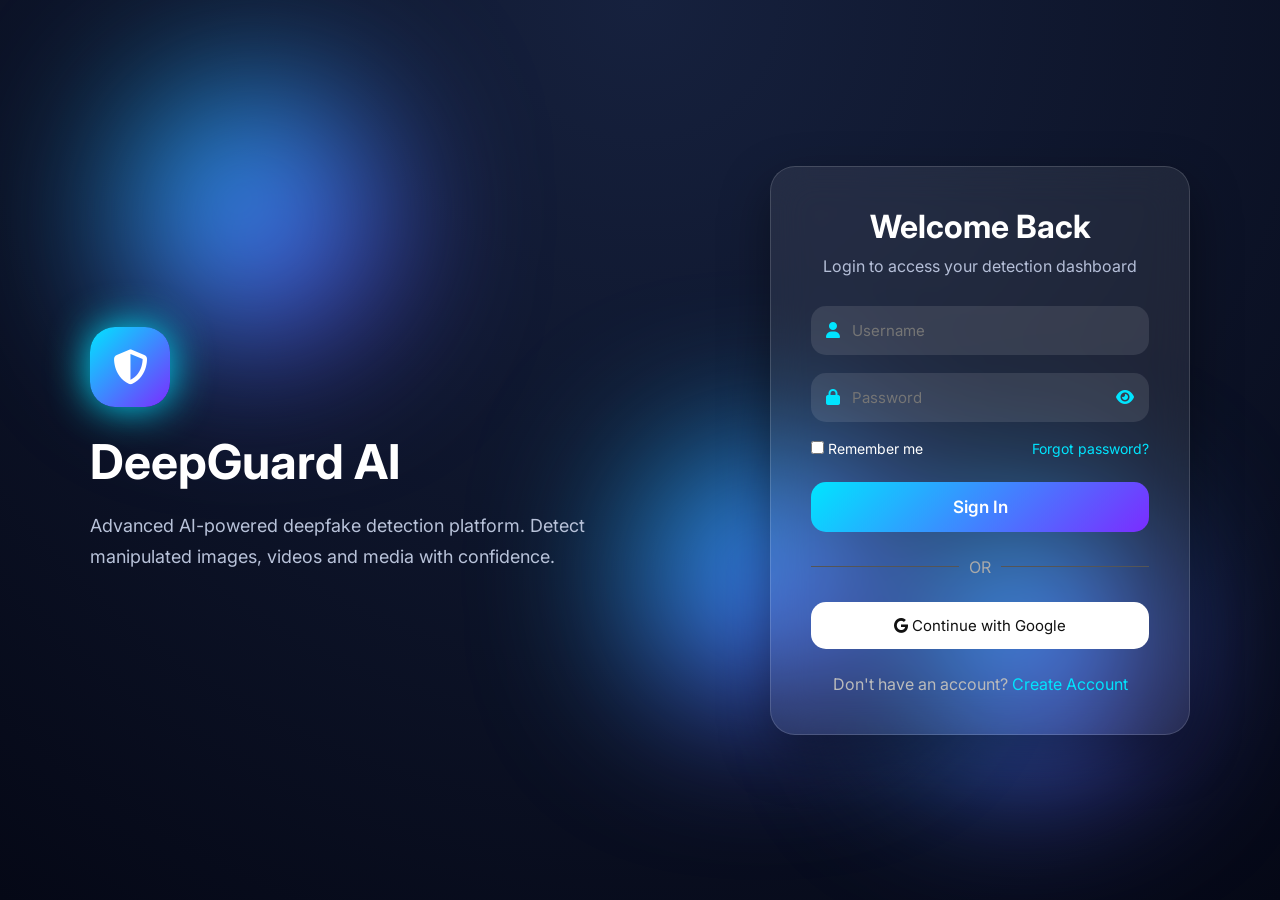
<file: frontend/homepage/index.html>
<!DOCTYPE html>
<html lang="en">
<head>
    <meta charset="UTF-8">
    <meta name="viewport" content="width=device-width, initial-scale=1.0">
    <title>DeepGuard AI | Deepfake Detector</title>

    <link rel="stylesheet" href="style.css">

    <!-- Google Font -->
    <link href="https://fonts.googleapis.com/css2?family=Inter:wght@400;500;600;700&display=swap" rel="stylesheet">

    <!-- Icons -->
    <link rel="stylesheet" href="https://cdnjs.cloudflare.com/ajax/libs/font-awesome/6.5.0/css/all.min.css">
</head>

<body>

    <div class="background">
        <span></span>
        <span></span>
        <span></span>
    </div>


    <main class="container">

        <section class="brand">
            <div class="logo">
                <i class="fa-solid fa-shield-halved"></i>
            </div>

            <h1>DeepGuard AI</h1>

            <p>
                Advanced AI-powered deepfake detection platform.
                Detect manipulated images, videos and media with confidence.
            </p>
        </section>


        <section class="login-card">

            <h2>Welcome Back</h2>
            <p class="subtitle">
                Login to access your detection dashboard
            </p>


            <form id="loginForm">

                <div class="input-box">
                    <i class="fa-solid fa-user"></i>
                    <input 
                        type="text"
                        placeholder="Username"
                        required>
                </div>


                <div class="input-box">

                    <i class="fa-solid fa-lock"></i>

                    <input 
                        id="password"
                        type="password"
                        placeholder="Password"
                        required>

                    <i 
                        class="fa-solid fa-eye"
                        id="togglePassword">
                    </i>

                </div>


                <div class="options">

                    <label>
                        <input type="checkbox">
                        Remember me
                    </label>

                    <a href="#">
                        Forgot password?
                    </a>

                </div>


                <button class="login-btn">
                    Sign In
                </button>


                <div class="divider">
                    <span></span>
                    OR
                    <span></span>
                </div>


                <button type="button" class="social">
                    <i class="fa-brands fa-google"></i>
                    Continue with Google
                </button>


                <p class="signup">
                    Don't have an account?
                    <a href="#">
                        Create Account
                    </a>
                </p>


            </form>

        </section>


    </main>


<script src="script.js"></script>

</body>
</html>
</file>
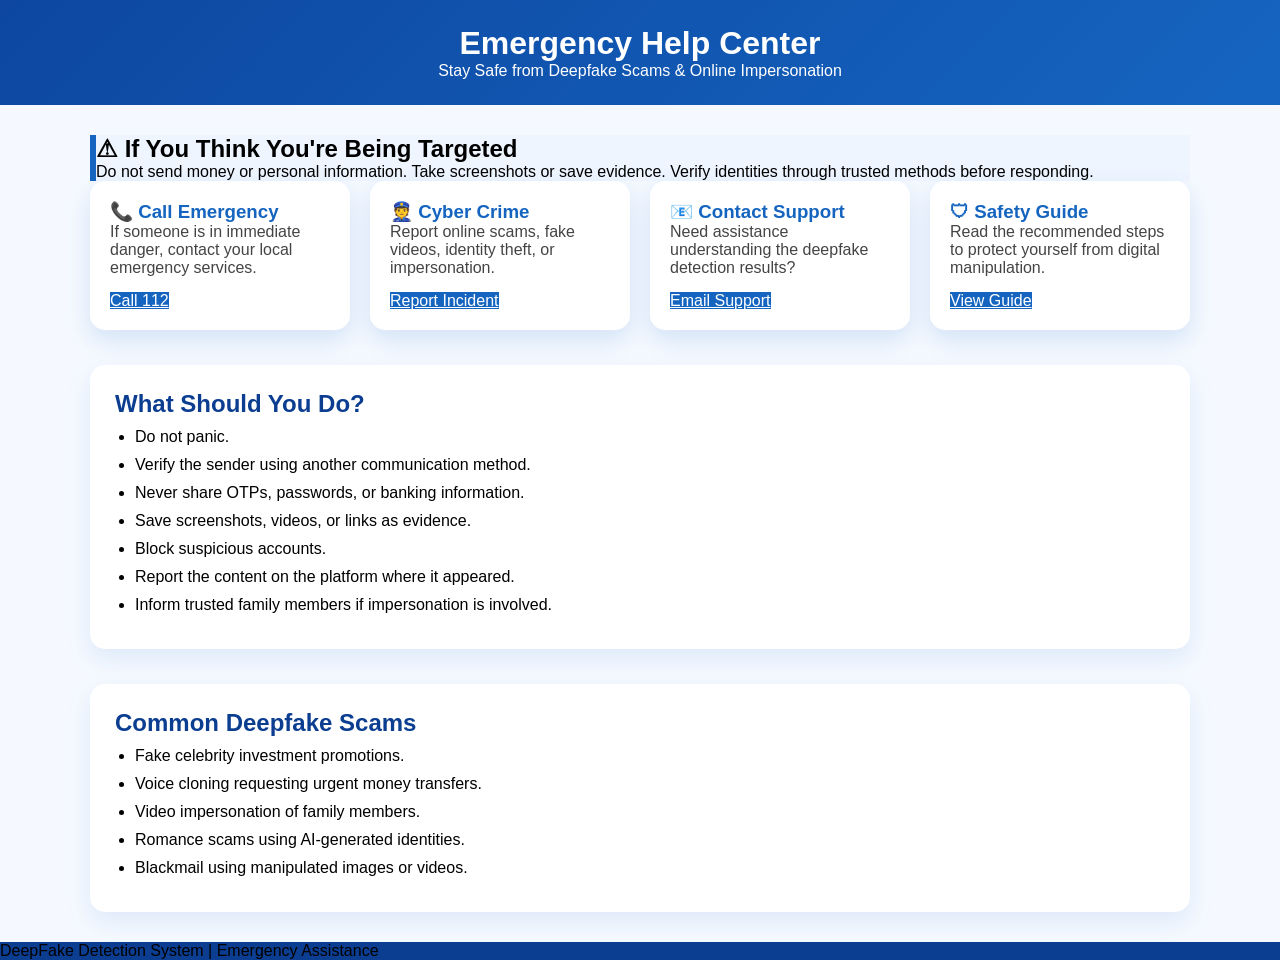
<file: frontend/emergency.html>
<!DOCTYPE html>
<html lang="en">
<head>
<meta charset="UTF-8">
<meta name="viewport" content="width=device-width, initial-scale=1.0">
<title>Emergency Help</title>

<style>
*{
    margin:0;
    padding:0;
    box-sizing:border-box;
    font-family:Arial, Helvetica, sans-serif;
}

body{
    background:#F5F9FF;
}

header{
    background: linear-gradient(135deg,#0D47A1,#1565C0);
    color:white;
    padding:25px;
    text-align:center;
}
.container{
    width:90%;
    max-width:1100px;
    margin:auto;
    padding:30px 0;
}

.alert{
    background:#EEF5FF;
    border-left:6px solid #1565C0;
}

.grid{
    display:grid;
    grid-template-columns:repeat(auto-fit,minmax(250px,1fr));
    gap:20px;
}

.card{
    background:white;
    border-radius:15px;
    padding:20px;
    box-shadow:0 10px 25px rgba(21,101,192,0.15);
    transition:.3s;
}

.card:hover{
    border-left:5px solid #0D47A1;
    box-shadow:0 15px 30px rgba(13,71,161,.25);
}
.card h3{
    color:#1565C0;
}

.card p{
    margin-bottom:15px;
    color:#444;
}

.btn{
    background:#1565C0;
    color:white;
}

.btn:hover{
    background:#0B3D91;
}
.section{
    background:white;
    margin-top:35px;
    padding:25px;
    border-radius:15px;
    box-shadow:0 10px 25px rgba(21,101,192,0.1);
}

.section h2{
    color:#0B3D91;
}
.section ul{
    margin-left:20px;
}

.section li{
    margin:10px 0;
}

footer{
    background:#0B3D91;
}
</style>

</head>
<body>

<header>
<h1>Emergency Help Center</h1>
<p>Stay Safe from Deepfake Scams & Online Impersonation</p>
</header>

<div class="container">

<div class="alert">
<h2>⚠ If You Think You're Being Targeted</h2>
<p>
Do not send money or personal information.
Take screenshots or save evidence.
Verify identities through trusted methods before responding.
</p>
</div>

<div class="grid">

<div class="card">
<h3>📞 Call Emergency</h3>
<p>If someone is in immediate danger, contact your local emergency services.</p>
<a href="tel:112" class="btn">Call 112</a>
</div>

<div class="card">
<h3>👮 Cyber Crime</h3>
<p>Report online scams, fake videos, identity theft, or impersonation.</p>
<a href="#" class="btn">Report Incident</a>
</div>

<div class="card">
<h3>📧 Contact Support</h3>
<p>Need assistance understanding the deepfake detection results?</p>
<a href="mailto:support@deepsecure.com" class="btn">Email Support</a>
</div>

<div class="card">
<h3>🛡 Safety Guide</h3>
<p>Read the recommended steps to protect yourself from digital manipulation.</p>
<a href="#" class="btn">View Guide</a>
</div>

</div>

<div class="section">

<h2>What Should You Do?</h2>

<ul>
<li>Do not panic.</li>
<li>Verify the sender using another communication method.</li>
<li>Never share OTPs, passwords, or banking information.</li>
<li>Save screenshots, videos, or links as evidence.</li>
<li>Block suspicious accounts.</li>
<li>Report the content on the platform where it appeared.</li>
<li>Inform trusted family members if impersonation is involved.</li>
</ul>

</div>

<div class="section">

<h2>Common Deepfake Scams</h2>

<ul>
<li>Fake celebrity investment promotions.</li>
<li>Voice cloning requesting urgent money transfers.</li>
<li>Video impersonation of family members.</li>
<li>Romance scams using AI-generated identities.</li>
<li>Blackmail using manipulated images or videos.</li>
</ul>

</div>

</div>

<footer>
DeepFake Detection System | Emergency Assistance
</footer>

</body>
</html>
</file>
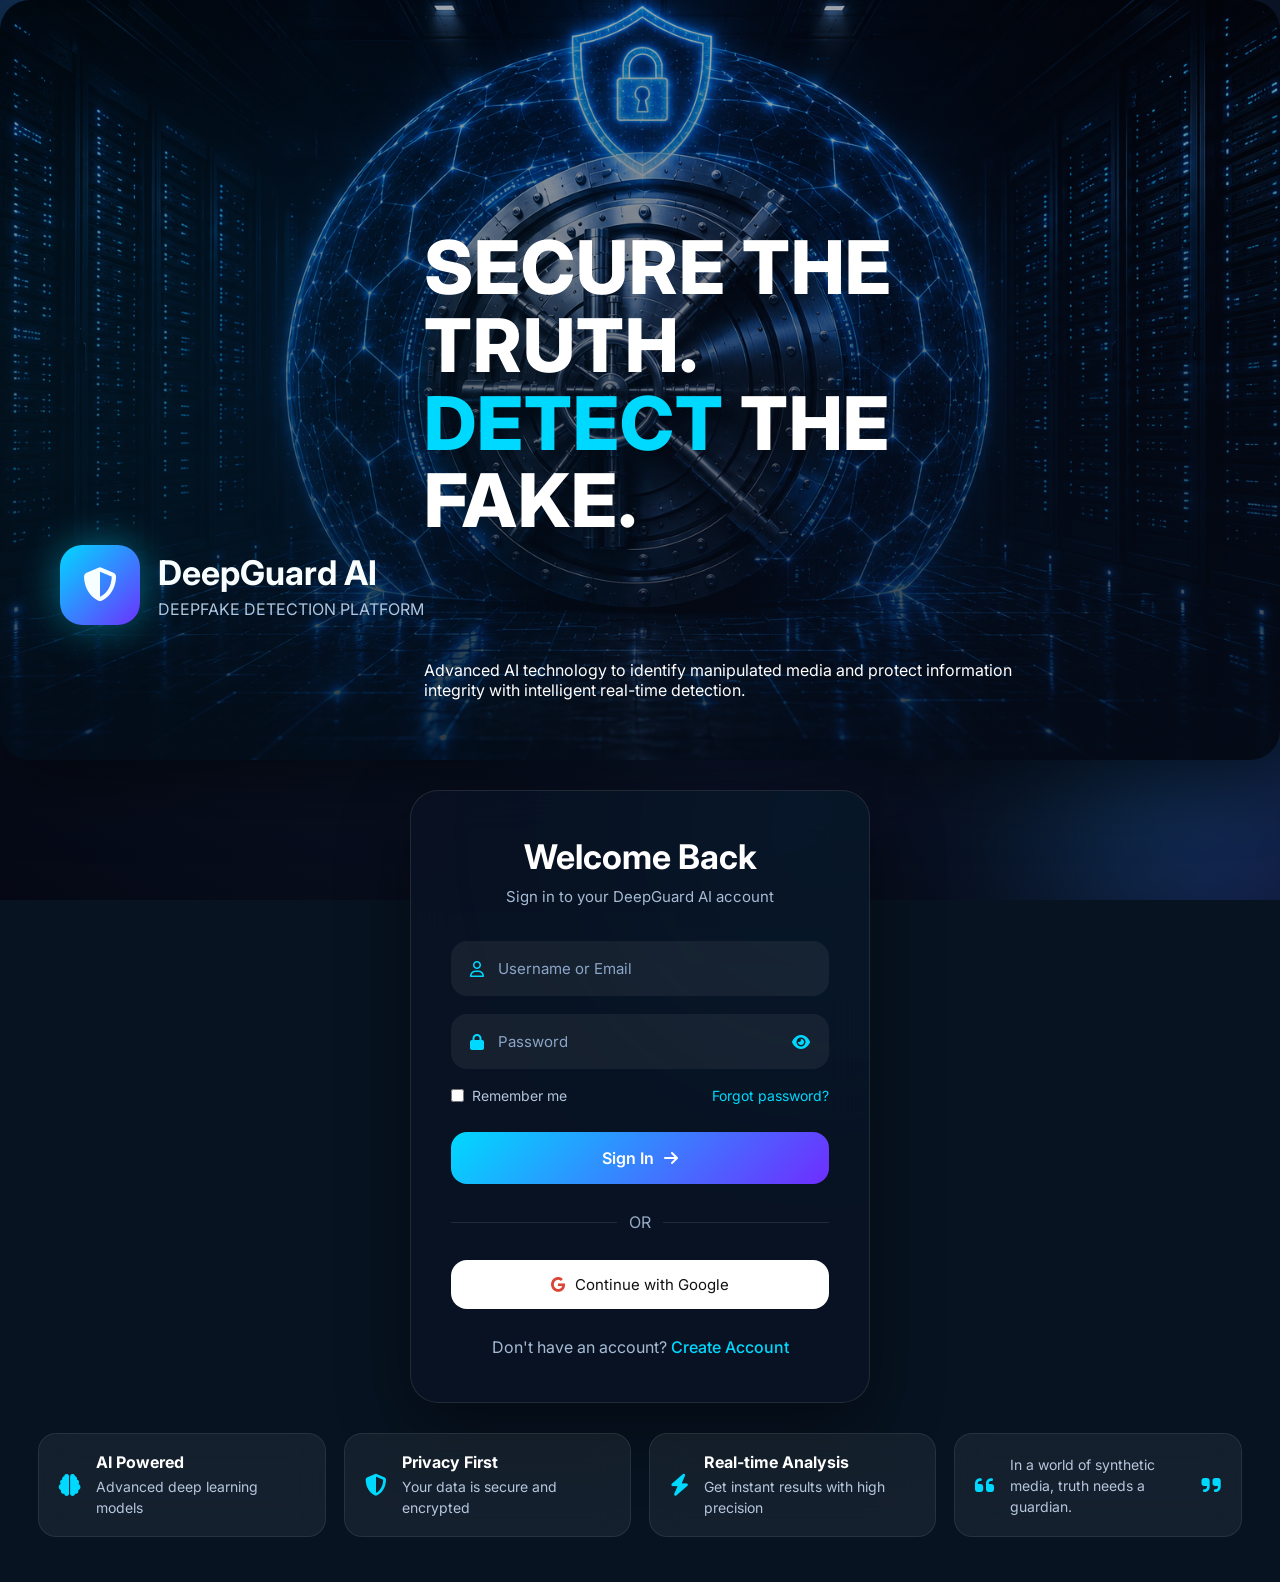
<file: frontend/homepage/index1.html>
<!DOCTYPE html>
<html lang="en">

<head>

    <meta charset="UTF-8">

    <meta name="viewport"
    content="width=device-width, initial-scale=1.0">

    <title>DeepGuard AI</title>

    <link rel="stylesheet"
    href="/frontend/homepage/style1.css">

    <!-- Google Font -->

    <link href="https://fonts.googleapis.com/css2?family=Inter:wght@300;400;500;600;700;800&display=swap"
    rel="stylesheet">

    <!-- Font Awesome -->

    <link rel="stylesheet"
    href="https://cdnjs.cloudflare.com/ajax/libs/font-awesome/6.7.2/css/all.min.css">

</head>

<body>

<div class="background">

    <span></span>

    <span></span>

    <span></span>

</div>

<div class="main-panel">

    <div class="overlay"></div>

    <!-- LEFT SIDE -->

    <section class="hero">

        <div class="brand">

            <div class="logo">

                <i class="fa-solid fa-shield-halved"></i>

            </div>

            <div>

                <h2>DeepGuard <span>AI</span></h2>

                <p>DEEPFAKE DETECTION PLATFORM</p>

            </div>

        </div>

        <div class="hero-text">

            <h1>

                SECURE THE

                <br>

                TRUTH.

                <br>

                <span>DETECT</span> THE FAKE.

            </h1>

            <p>

                Advanced AI technology to identify manipulated
                media and protect information integrity with
                intelligent real-time detection.

            </p>

        </div>

    </section>

    <!-- LOGIN -->

    <section class="login-card">

        <h2>

            Welcome <span>Back</span>

        </h2>

        <p class="subtitle">

            Sign in to your DeepGuard AI account

        </p>

        <form id="loginForm">

            <div class="input-box">

                <i class="fa-regular fa-user"></i>

                <input

                type="text"

                placeholder="Username or Email"

                required>

            </div>

            <div class="input-box">

                <i class="fa-solid fa-lock"></i>

                <input

                id="password"

                type="password"

                placeholder="Password"

                required>

                <i

                class="fa-solid fa-eye"

                id="togglePassword">

                </i>

            </div>

            <div class="options">

                <label>

                    <input type="checkbox">

                    Remember me

                </label>

                <a href="#">

                    Forgot password?

                </a>

            </div>

            <button

            type="submit"

            class="login-btn">

                Sign In

                <i class="fa-solid fa-arrow-right"></i>

            </button>

            <div class="divider">

                <span></span>

                OR

                <span></span>

            </div>
                        <button
            type="button"
            class="social">

                <i class="fa-brands fa-google"></i>

                Continue with Google

            </button>

            <p class="signup">

                Don't have an account?

                <a href="/frontend/homepage/register.html">

                    Create Account

                </a>

            </p>

        </form>

    </section>

    <!-- BOTTOM FEATURE BAR -->

    <section class="bottom-bar">

        <div class="feature">

            <i class="fa-solid fa-brain"></i>

            <div>

                <h4>AI Powered</h4>

                <p>

                    Advanced deep learning
                    models

                </p>

            </div>

        </div>

        <div class="feature">

            <i class="fa-solid fa-shield-halved"></i>

            <div>

                <h4>Privacy First</h4>

                <p>

                    Your data is secure
                    and encrypted

                </p>

            </div>

        </div>

        <div class="feature">

            <i class="fa-solid fa-bolt"></i>

            <div>

                <h4>Real-time Analysis</h4>

                <p>

                    Get instant results with
                    high precision

                </p>

            </div>

        </div>

        <div class="quote">

            <i class="fa-solid fa-quote-left"></i>

            <p>

                In a world of synthetic media,
                truth needs a guardian.

            </p>

            <i class="fa-solid fa-quote-right"></i>

        </div>

    </section>

</div>

<script src="/frontend/homepage/script1.js"></script>

</body>

</html
</file>
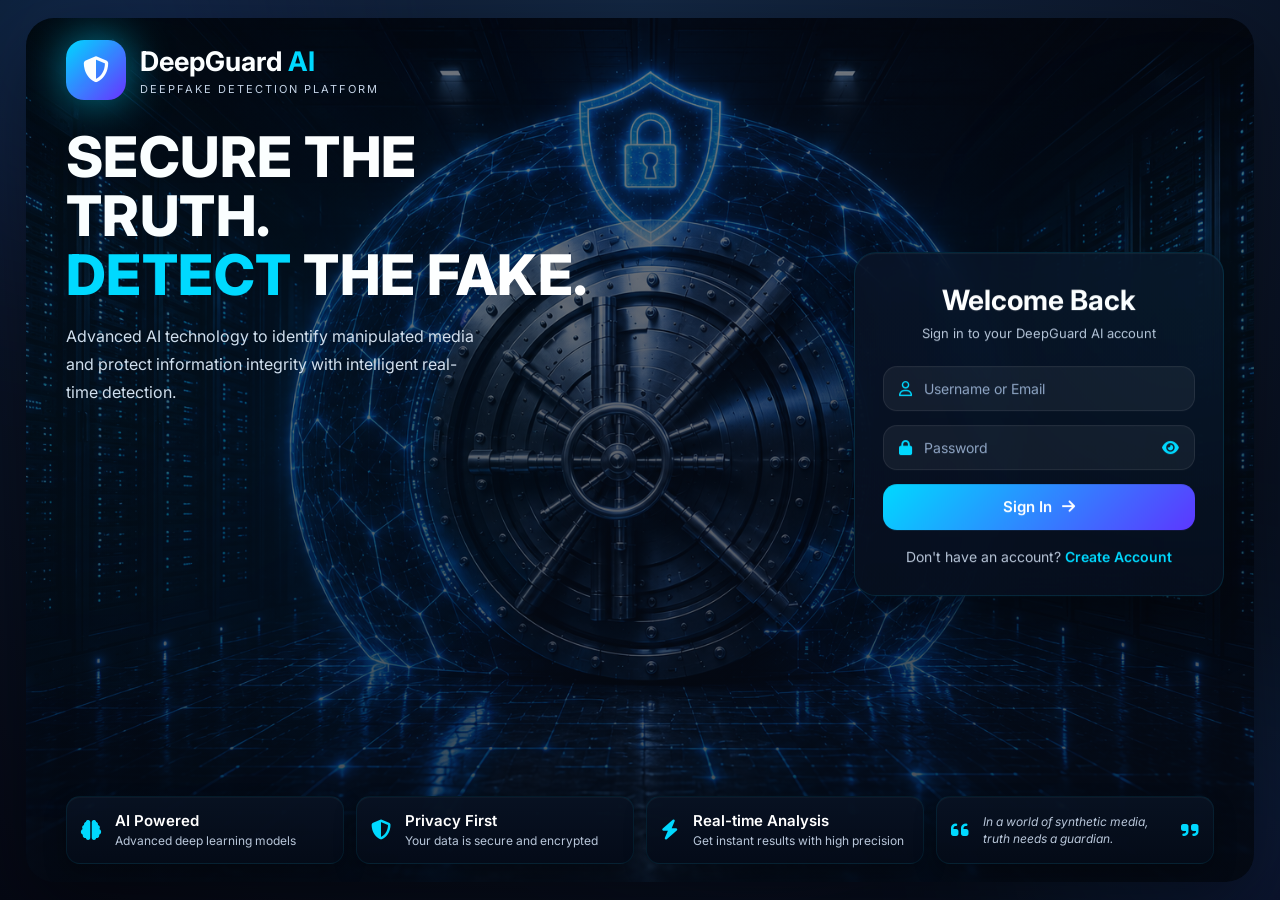
<file: frontend/homepage/login.html>
<!DOCTYPE html>
<html lang="en">

<head>

    <meta charset="UTF-8">

    <meta name="viewport"
    content="width=device-width, initial-scale=1.0">

    <title>DeepGuard AI</title>

    <link rel="stylesheet"
    href="/frontend/homepage/login.css"

    <!-- Google Font -->

    <link href="https://fonts.googleapis.com/css2?family=Inter:wght@300;400;500;600;700;800&display=swap"
    rel="stylesheet">

    <!-- Font Awesome -->

    <link rel="stylesheet"
    href="https://cdnjs.cloudflare.com/ajax/libs/font-awesome/6.7.2/css/all.min.css">

</head>

<body>

<div class="background">

    <span></span>

    <span></span>

    <span></span>

</div>

<div class="main-panel">

    <div class="overlay"></div>

    <!-- LEFT SIDE -->

    <section class="hero">

        <div class="brand">

            <div class="logo">

                <i class="fa-solid fa-shield-halved"></i>

            </div>

            <div>

                <h2>DeepGuard <span>AI</span></h2>

                <p>DEEPFAKE DETECTION PLATFORM</p>

            </div>

        </div>

        <div class="hero-text">

            <h1>

                SECURE THE

                <br>

                TRUTH.

                <br>

                <span>DETECT</span> THE FAKE.

            </h1>

            <p>

                Advanced AI technology to identify manipulated
                media and protect information integrity with
                intelligent real-time detection.

            </p>

        </div>

    </section>

    <!-- LOGIN -->

    <section class="login-card">

        <h2>

            Welcome <span>Back</span>

        </h2>

        <p class="subtitle">

            Sign in to your DeepGuard AI account

        </p>

        <form id="loginForm">

    <div class="input-box">

        <i class="fa-regular fa-user"></i>

        <input
    id="login"
    type="text"
    placeholder="Username or Email"
    required>

    </div>

    <div class="input-box">

        <i class="fa-solid fa-lock"></i>

        <input
        id="password"
        type="password"
        placeholder="Password"
        required>

        <i
        class="fa-solid fa-eye"
        id="togglePassword">
        </i>

    </div>

    <button
    type="submit"
    class="login-btn">

        Sign In

        <i class="fa-solid fa-arrow-right"></i>

    </button>

    <p class="signup">

        Don't have an account?

        <a href="/frontend/homepage/register.html">

            Create Account

        </a>

    </p>

</form>

    </section>

    <!-- BOTTOM FEATURE BAR -->

    <section class="bottom-bar">

        <div class="feature">

            <i class="fa-solid fa-brain"></i>

            <div>

                <h4>AI Powered</h4>

                <p>

                    Advanced deep learning
                    models

                </p>

            </div>

        </div>

        <div class="feature">

            <i class="fa-solid fa-shield-halved"></i>

            <div>

                <h4>Privacy First</h4>

                <p>

                    Your data is secure
                    and encrypted

                </p>

            </div>

        </div>

        <div class="feature">

            <i class="fa-solid fa-bolt"></i>

            <div>

                <h4>Real-time Analysis</h4>

                <p>

                    Get instant results with
                    high precision

                </p>

            </div>

        </div>

        <div class="quote">

            <i class="fa-solid fa-quote-left"></i>

            <p>

                In a world of synthetic media,
                truth needs a guardian.

            </p>

            <i class="fa-solid fa-quote-right"></i>

        </div>

    </section>

</div>

<script src="/frontend/homepage/login.js"></script>

</body>

</html>
</file>
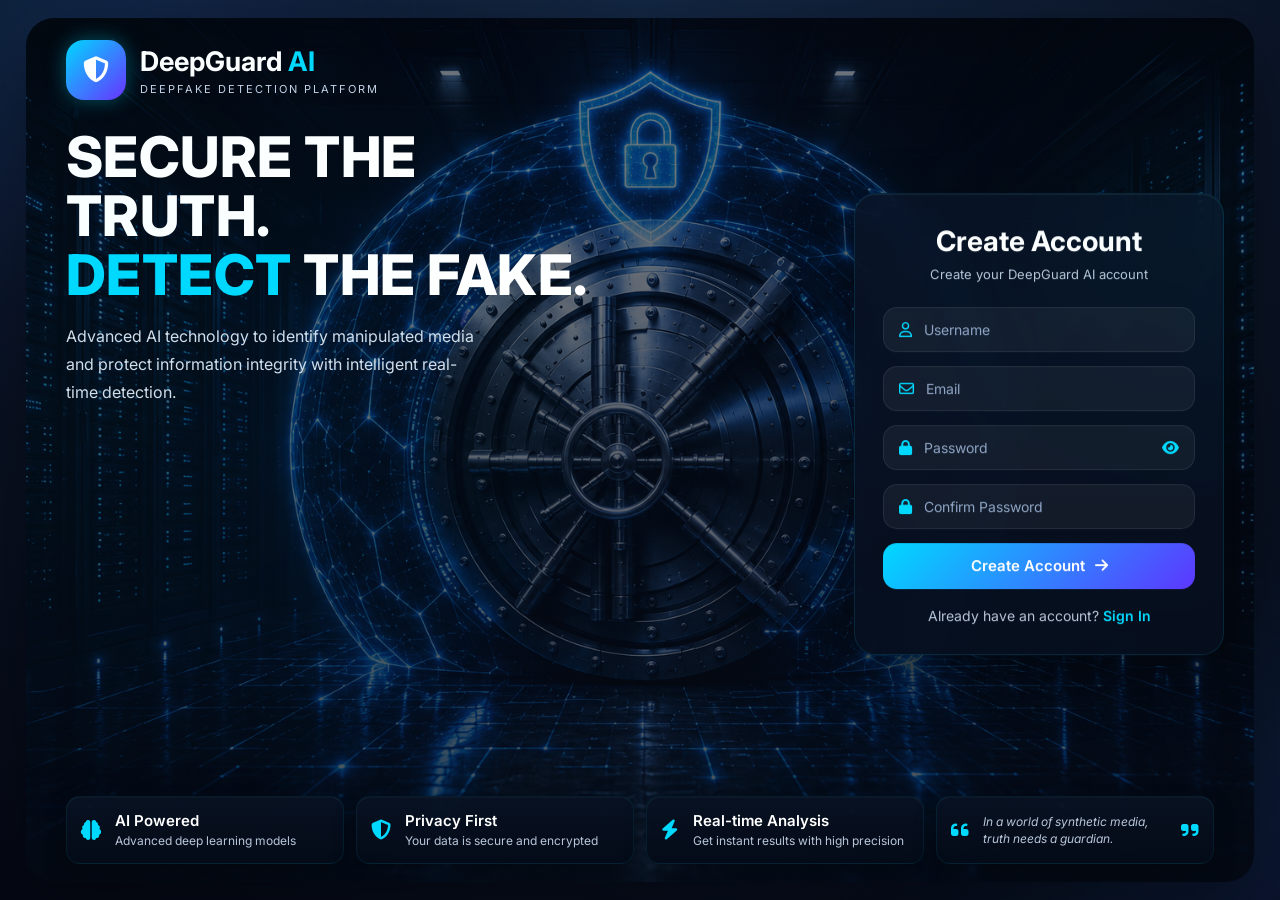
<file: frontend/homepage/register.html>
<!DOCTYPE html>
<html lang="en">

<head>

    <meta charset="UTF-8">

    <meta name="viewport"
    content="width=device-width, initial-scale=1.0">

    <title>Create Account - DeepGuard AI</title>

    <link rel="stylesheet"
    href="login.css">

    <link href="https://fonts.googleapis.com/css2?family=Inter:wght@300;400;500;600;700;800&display=swap"
    rel="stylesheet">

    <link rel="stylesheet"
    href="https://cdnjs.cloudflare.com/ajax/libs/font-awesome/6.7.2/css/all.min.css">

</head>

<body>

<div class="background">

    <span></span>
    <span></span>
    <span></span>

</div>

<div class="main-panel">

    <div class="overlay"></div>

    <!-- LEFT SIDE -->

    <section class="hero">

        <div class="brand">

            <div class="logo">

                <i class="fa-solid fa-shield-halved"></i>

            </div>

            <div>

                <h2>DeepGuard <span>AI</span></h2>

                <p>DEEPFAKE DETECTION PLATFORM</p>

            </div>

        </div>

        <div class="hero-text">

            <h1>

                SECURE THE

                <br>

                TRUTH.

                <br>

                <span>DETECT</span> THE FAKE.

            </h1>

            <p>

                Advanced AI technology to identify manipulated
                media and protect information integrity with
                intelligent real-time detection.

            </p>

        </div>

    </section>

    <!-- REGISTER -->

    <section class="login-card">

        <h2>

            Create <span>Account</span>

        </h2>

        <p class="subtitle">

            Create your DeepGuard AI account

        </p>

        <form id="registerForm">

            <div class="input-box">

                <i class="fa-regular fa-user"></i>

                <input
                id="username"
                type="text"
                placeholder="Username"
                required>

            </div>

            <div class="input-box">

                <i class="fa-regular fa-envelope"></i>

                <input
                id="email"
                type="email"
                placeholder="Email"
                required>

            </div>

            <div class="input-box">

                <i class="fa-solid fa-lock"></i>

                <input
                id="password"
                type="password"
                placeholder="Password"
                required>

                <i
                class="fa-solid fa-eye"
                id="togglePassword">
                </i>

            </div>

            <div class="input-box">

                <i class="fa-solid fa-lock"></i>

                <input
                id="confirmPassword"
                type="password"
                placeholder="Confirm Password"
                required>

            </div>

            <button
            type="submit"
            class="login-btn">

                Create Account

                <i class="fa-solid fa-arrow-right"></i>

            </button>

            <p class="signup">

                Already have an account?

                <a href="login.html">

                    Sign In

                </a>

            </p>

        </form>

    </section>

    <!-- BOTTOM FEATURE BAR -->

    <section class="bottom-bar">

        <div class="feature">

            <i class="fa-solid fa-brain"></i>

            <div>

                <h4>AI Powered</h4>

                <p>
                    Advanced deep learning
                    models
                </p>

            </div>

        </div>

        <div class="feature">

            <i class="fa-solid fa-shield-halved"></i>

            <div>

                <h4>Privacy First</h4>

                <p>
                    Your data is secure
                    and encrypted
                </p>

            </div>

        </div>

        <div class="feature">

            <i class="fa-solid fa-bolt"></i>

            <div>

                <h4>Real-time Analysis</h4>

                <p>
                    Get instant results with
                    high precision
                </p>

            </div>

        </div>

        <div class="quote">

            <i class="fa-solid fa-quote-left"></i>

            <p>

                In a world of synthetic media,
                truth needs a guardian.

            </p>

            <i class="fa-solid fa-quote-right"></i>

        </div>

    </section>

</div>

<script src="register.js"></script>

</body>

</html>
</file>
<file: frontend/homepage/style.css>
*{
    margin:0;
    padding:0;
    box-sizing:border-box;
    font-family:'Inter',sans-serif;
}


body{

    min-height:100vh;

    display:flex;
    justify-content:center;
    align-items:center;

    background:
    radial-gradient(circle at top,#16213e,#050816);

    color:white;

    overflow:hidden;

}


/* Animated background */

.background span{

    position:absolute;

    width:250px;
    height:250px;

    border-radius:50%;

    background:
    linear-gradient(
        135deg,
        #00e5ff,
        #7b2cff
    );

    filter:blur(80px);

    animation:float 8s infinite alternate;

}


.background span:nth-child(1){

    top:10%;
    left:10%;

}


.background span:nth-child(2){

    bottom:15%;
    right:10%;

    animation-delay:2s;

}


.background span:nth-child(3){

    top:50%;
    left:50%;

    animation-delay:4s;

}



@keyframes float{

    from{
        transform:translateY(0);
    }

    to{
        transform:translateY(80px);
    }

}



.container{

    width:90%;
    max-width:1100px;

    display:flex;

    justify-content:space-between;

    align-items:center;

    gap:40px;

    z-index:2;

}



/* Branding */

.brand{

    width:45%;

}


.logo{

    width:80px;
    height:80px;

    display:flex;
    justify-content:center;
    align-items:center;

    background:
    linear-gradient(
        135deg,
        #00e5ff,
        #7b2cff
    );

    border-radius:25px;

    font-size:35px;

    margin-bottom:25px;

    box-shadow:
    0 0 40px #00e5ff;

}



.brand h1{

    font-size:48px;

    margin-bottom:20px;

}


.brand p{

    color:#b8c2d9;

    line-height:1.7;

    font-size:18px;

}



/* Login card */


.login-card{

    width:420px;

    padding:40px;

    background:
    rgba(255,255,255,0.08);

    backdrop-filter:blur(20px);

    border-radius:25px;

    border:
    1px solid rgba(255,255,255,.15);


    box-shadow:
    0 20px 50px rgba(0,0,0,.4);

}



.login-card h2{

    text-align:center;

    font-size:32px;

}


.subtitle{

    text-align:center;

    color:#b5bfd8;

    margin:10px 0 30px;

}




.input-box{

    display:flex;

    align-items:center;

    gap:12px;

    background:
    rgba(255,255,255,.1);

    padding:15px;

    border-radius:15px;

    margin-bottom:18px;

}



.input-box input{

    flex:1;

    background:none;

    border:none;

    outline:none;

    color:white;

    font-size:15px;

}



.input-box i{

    color:#00e5ff;

}




.options{

    display:flex;

    justify-content:space-between;

    font-size:14px;

    margin-bottom:25px;

}


.options a,
.signup a{

    color:#00e5ff;

    text-decoration:none;

}



.login-btn{

    width:100%;

    padding:15px;

    border:none;

    border-radius:15px;

    cursor:pointer;

    color:white;

    font-size:17px;

    font-weight:600;


    background:
    linear-gradient(
        135deg,
        #00e5ff,
        #7b2cff
    );


    transition:.3s;

}


.login-btn:hover{

    transform:translateY(-3px);

    box-shadow:
    0 10px 30px #00e5ff;

}




.divider{

    display:flex;

    align-items:center;

    gap:10px;

    margin:25px 0;

    color:#aaa;

}



.divider span{

    flex:1;

    height:1px;

    background:#555;

}



.social{

    width:100%;

    padding:14px;

    border-radius:15px;

    background:white;

    color:#111;

    border:none;

    cursor:pointer;

    font-size:15px;

}



.signup{

    text-align:center;

    margin-top:25px;

    color:#bbb;

}



/* Mobile */

@media(max-width:850px){


.container{

    flex-direction:column;

    text-align:center;

}


.brand{

    width:100%;

}


.brand h1{

    font-size:38px;

}


.login-card{

    width:100%;

    max-width:420px;

}


}
</file>
<file: frontend/homepage/style1.css>
/* ==========================================
   DeepGuard AI
   style.css (Part 1)
========================================== */

*{
    margin:0;
    padding:0;
    box-sizing:border-box;
    font-family:'Inter',sans-serif;
}

html{
    scroll-behavior:smooth;
}

body{

    min-height:100vh;

    background:#071321;

    color:#fff;

    overflow-x:hidden;

    position:relative;

}

/* ==========================================
   Animated Background
========================================== */

.background{

    position:fixed;

    inset:0;

    z-index:-5;

    overflow:hidden;

    background:
    radial-gradient(circle at top,#132743,#050814);

}

.background span{

    position:absolute;

    width:350px;
    height:350px;

    border-radius:50%;

    filter:blur(100px);

    opacity:.28;

    background:
    linear-gradient(
        135deg,
        #00d9ff,
        #6f2dff
    );

    animation:float 14s infinite alternate ease-in-out;

}

.background span:nth-child(1){

    top:-120px;
    left:-80px;

}

.background span:nth-child(2){

    bottom:-120px;
    right:-120px;

    animation-delay:3s;

}

.background span:nth-child(3){

    top:40%;
    left:45%;

    animation-delay:6s;

}

@keyframes float{

    from{

        transform:
        translate(0,0)
        scale(1);

    }

    to{

        transform:
        translate(80px,-70px)
        scale(1.15);

    }

}

/* ==========================================
   Main Container
========================================== */

.container{

    width:94%;

    max-width:1450px;

    min-height:auto;

    margin:auto;

    display:grid;

    grid-template-columns:58% 42%;
    gap:35px;
    align-items:center;
    padding:35px 0;

}

/* ==========================================
   Hero Section
========================================== */

.hero{

    position:relative;

    min-height:760px;

    border-radius:30px;

    overflow:hidden;

    display:flex;

    align-items:flex-end;

    padding:60px;

    background:

    linear-gradient(

        rgba(5,12,25,.35),

        rgba(5,12,25,.82)

    ),

    url("vault-bg.png");

    background-size:cover;

    background-position:center;

    box-shadow:
    0 25px 70px rgba(0,0,0,.45);

}

/* ==========================================
   Overlay
========================================== */

.hero-overlay{

    position:absolute;

    inset:0;

    background:

    linear-gradient(

        to right,

        rgba(4,10,22,.86),

        rgba(4,10,22,.52),

        rgba(4,10,22,.22)

    );

}

/* ==========================================
   Hero Content
========================================== */

.hero-text{

    position:relative;

    z-index:2;

    max-width:620px;

}

/* ==========================================
   Brand
========================================== */

.brand{

    display:flex;

    align-items:center;

    gap:18px;

    margin-bottom:75px;

}

.logo{

    width:80px;

    height:80px;

    display:flex;

    justify-content:center;

    align-items:center;

    border-radius:22px;

    font-size:34px;

    background:

    linear-gradient(

        135deg,

        #00d9ff,

        #6f2dff

    );

    box-shadow:

    0 0 40px rgba(0,217,255,.45);

}

.brand h2{

    font-size:34px;

    font-weight:700;

}

.brand p{

    color:#b3c5dd;

    margin-top:6px;

}

/* ==========================================
   Main Heading
========================================== */

.hero h1{

    font-size:74px;

    font-weight:800;

    line-height:1.05;

    letter-spacing:1px;

    margin-bottom:120px;

}

.hero h1 span{

    color:#00d9ff;

}

/* ==========================================
   Description
========================================== */

.description{

    position:absolute;

    left:60px;

    bottom:55px;

    width:500px;

}

.description p{

    color:#d6dfec;

    line-height:1.9;

    font-size:18px;

}

/* ==========================================
   Soft Hero Glow
========================================== */

.hero::after{

    content:"";

    position:absolute;

    width:520px;

    height:520px;

    background:#00d9ff;

    filter:blur(180px);

    opacity:.08;

    left:-180px;

    top:80px;

    pointer-events:none;

}

/* ==========================================
   LOGIN CARD
========================================== */

.login-card{

    position:relative;

    width:100%;
    max-width:460px;

    margin:30px auto;

    padding:45px 40px;

    background:rgba(10,18,35,.78);

    backdrop-filter:blur(22px);

    border:1px solid rgba(255,255,255,.10);

    border-radius:28px;

    box-shadow:
    0 25px 70px rgba(0,0,0,.45);

    overflow:hidden;

}

.login-card::before{

    content:"";

    position:absolute;

    width:320px;
    height:320px;

    top:-120px;
    right:-120px;

    border-radius:50%;

    background:#00d9ff;

    filter:blur(140px);

    opacity:.08;

    z-index:-1;

}

.login-card h2{

    text-align:center;

    font-size:34px;

    margin-bottom:10px;

    font-weight:700;

}

.subtitle{

    text-align:center;

    color:#a7bbd5;

    margin-bottom:35px;

    font-size:15px;

}


/* ==========================================
   INPUT BOXES
========================================== */

.input-box{

    display:flex;

    align-items:center;

    gap:14px;

    padding:17px 18px;

    margin-bottom:18px;

    border-radius:16px;

    background:rgba(255,255,255,.06);

    border:1px solid transparent;

    transition:.3s;

}

.input-box:focus-within{

    border-color:#00d9ff;

    box-shadow:
    0 0 18px rgba(0,217,255,.25);

}

.input-box i{

    color:#00d9ff;

    font-size:16px;

}

.input-box input{

    flex:1;

    background:none;

    border:none;

    outline:none;

    color:#fff;

    font-size:15px;

}

.input-box input::placeholder{

    color:#8ca5c7;

}

#togglePassword{

    cursor:pointer;

}


/* ==========================================
   OPTIONS
========================================== */

.options{

    display:flex;

    justify-content:space-between;

    align-items:center;

    margin:8px 0 28px;

    font-size:14px;

}

.options label{

    display:flex;

    align-items:center;

    gap:8px;

    color:#b4c5dc;

}

.options input{

    accent-color:#00d9ff;

}

.options a{

    color:#00d9ff;

    text-decoration:none;

}

.options a:hover{

    text-decoration:underline;

}


/* ==========================================
   LOGIN BUTTON
========================================== */

.login-btn{

    width:100%;

    padding:16px;

    border:none;

    border-radius:16px;

    cursor:pointer;

    color:white;

    font-size:16px;

    font-weight:600;

    display:flex;

    justify-content:center;

    align-items:center;

    gap:10px;

    background:
    linear-gradient(
        135deg,
        #00d9ff,
        #6f2dff
    );

    transition:.3s;

}

.login-btn:hover{

    transform:translateY(-2px);

    box-shadow:
    0 15px 35px rgba(0,217,255,.35);

}


/* ==========================================
   DIVIDER
========================================== */

.divider{

    display:flex;

    align-items:center;

    gap:12px;

    margin:28px 0;

    color:#97abc7;

}

.divider span{

    flex:1;

    height:1px;

    background:rgba(255,255,255,.10);

}


/* ==========================================
   GOOGLE BUTTON
========================================== */

.social{

    width:100%;

    padding:15px;

    border:none;

    border-radius:16px;

    cursor:pointer;

    background:white;

    color:#111;

    font-size:15px;

    display:flex;

    justify-content:center;

    align-items:center;

    gap:10px;

    transition:.3s;

}

.social:hover{

    transform:translateY(-2px);

}

.social i{

    color:#db4437;

}


/* ==========================================
   SIGN UP
========================================== */

.signup{

    margin-top:28px;

    text-align:center;

    color:#a7bbd5;

}

.signup a{

    color:#00d9ff;

    text-decoration:none;

    font-weight:500;

}

.signup a:hover{

    text-decoration:underline;

}

/* ==========================================
   BOTTOM FEATURE BAR
========================================== */

.bottom-bar{

    width:94%;

    max-width:1450px;
    margin:25px auto 45px;

    display:grid;

    grid-template-columns:repeat(4,1fr);

    gap:18px;

}

.feature,
.quote{

    display:flex;

    align-items:center;

    gap:15px;

    padding:18px 20px;

    border-radius:18px;

    background:rgba(255,255,255,.06);

    backdrop-filter:blur(18px);

    border:1px solid rgba(255,255,255,.08);

    transition:.3s;

}

.feature:hover,
.quote:hover{

    transform:translateY(-4px);

    border-color:rgba(0,217,255,.35);

    box-shadow:0 12px 30px rgba(0,217,255,.12);

}

.feature i,
.quote i{

    font-size:22px;

    color:#00d9ff;

}

.feature h4{

    font-size:16px;

    margin-bottom:4px;

}

.feature p,
.quote p{

    color:#b6c7dd;

    font-size:14px;

    line-height:1.5;

}

/* ==========================================
   LINKS
========================================== */

a{

    transition:.25s;

}

a:hover{

    color:#66ecff;

}

/* ==========================================
   BUTTON STATES
========================================== */

button{

    font-family:inherit;

}

button:disabled{

    opacity:.7;

    cursor:not-allowed;

}

/* ==========================================
   SCROLLBAR
========================================== */

::-webkit-scrollbar{

    width:8px;

}

::-webkit-scrollbar-track{

    background:#071321;

}

::-webkit-scrollbar-thumb{

    background:#00d9ff;

    border-radius:10px;

}

::-webkit-scrollbar-thumb:hover{

    background:#33e3ff;

}

/* ==========================================
   RESPONSIVE DESIGN
========================================== */

@media(max-width:1200px){

    .container{

        grid-template-columns:1fr;

        gap:50px;

        padding:35px 0;

    }

    .hero{

        min-height:650px;

    }

    .hero-text{

        max-width:100%;

    }

    .hero h1{

        font-size:58px;

        margin-bottom:180px;

    }

    .description{

        position:static;

        width:100%;

        margin-top:35px;

    }

    .login-card{

        max-width:520px;

    }

    .bottom-bar{

        grid-template-columns:repeat(2,1fr);

    }

}

@media(max-width:768px){

    .container{

        width:92%;

    }

    .hero{

        min-height:520px;

        padding:35px;

        align-items:flex-end;

    }

    .brand{

        margin-bottom:40px;

    }

    .logo{

        width:65px;

        height:65px;

        font-size:28px;

    }

    .brand h2{

        font-size:28px;

    }

    .hero h1{

        font-size:42px;

        margin-bottom:70px;

    }

    .description{

        margin-top:20px;

    }

    .description p{

        font-size:16px;

    }

    .login-card{

        padding:35px 28px;

    }

    .bottom-bar{

        grid-template-columns:1fr;

    }

}

@media(max-width:480px){

    .hero{

        padding:25px;

    }

    .hero h1{

        font-size:34px;

    }

    .login-card{

        padding:28px 22px;

    }

    .login-card h2{

        font-size:28px;

    }

    .subtitle{

        font-size:14px;

    }

    .feature,
    .quote{

        padding:16px;

    }

}

/* ==========================================
   END OF FILE
========================================== */
</file>
<file: frontend/homepage/login.css>
/*==================================================
                    RESET
==================================================*/

*{
    margin:0;
    padding:0;
    box-sizing:border-box;
    font-family:'Inter',sans-serif;
}

html{
    scroll-behavior:smooth;
}

body{

    min-height:100vh;

    display:flex;
    justify-content:center;
    align-items:center;

    overflow:hidden;

    background:#071321;

    color:#ffffff;

}


/*==================================================
            ANIMATED BACKGROUND
==================================================*/

.background{

    position:fixed;

    inset:0;

    z-index:-10;

    overflow:hidden;

    background:
    radial-gradient(circle at top,#132743,#050814);

}

.background span{

    position:absolute;

    width:360px;
    height:360px;

    border-radius:50%;

    background:
    linear-gradient(
        135deg,
        #00d9ff,
        #6b30ff
    );

    filter:blur(120px);

    opacity:.18;

    animation:float 15s ease-in-out infinite alternate;

}

.background span:nth-child(1){

    top:-120px;
    left:-90px;

}

.background span:nth-child(2){

    right:-120px;
    bottom:-120px;

    animation-delay:3s;

}

.background span:nth-child(3){

    top:45%;
    left:45%;

    animation-delay:6s;

}

@keyframes float{

    from{

        transform:
        translateY(0)
        scale(1);

    }

    to{

        transform:
        translateY(80px)
        scale(1.15);

    }

}


/*==================================================
                MAIN PANEL
==================================================*/

.main-panel{

    position:relative;

    width:96%;

    max-width:1550px;

    height:96vh;

    border-radius:28px;

    overflow:hidden;

    background:

    linear-gradient(

        rgba(5,12,24,.55),

        rgba(5,12,24,.72)

    ),

    url("vault-bg.png");

    background-size:cover;

    background-repeat:no-repeat;

    background-position:38% center;

    box-shadow:

        0 30px 80px rgba(0,0,0,.45);

}


/*==================================================
                    OVERLAY
==================================================*/

.overlay{

    position:absolute;

    inset:0;

    .overlay{

    background:
        linear-gradient(
            90deg,
            rgba(4,10,22,.75),
            rgba(4,10,22,.45),
            rgba(4,10,22,.15)
        );

}

}

/*==================================================
                    HERO
==================================================*/

.hero{

    position:absolute;

    top:22px;

    left:40px;

    width:48%;

    z-index:5;

}


/*==================================================
                BRAND
==================================================*/

.brand{

    display:flex;

    align-items:center;

    gap:14px;

    margin-bottom:28px;

}

.logo{

    width:60px;

    height:60px;

    border-radius:18px;

    display:flex;

    justify-content:center;

    align-items:center;

    background:

    linear-gradient(

        135deg,

        #00d9ff,

        #6b30ff

    );

    box-shadow:

        0 0 20px rgba(0,217,255,.35);

}

.logo i{

    font-size:26px;

    color:white;

}

.brand h2{

    font-size:27px;

    font-weight:700;

}

.brand h2 span{

    color:#00d9ff;

}

.brand p{

    margin-top:4px;

    font-size:11px;

    letter-spacing:2px;

    color:#c7d3e5;

}


/*==================================================
                HERO TEXT
==================================================*/

.hero-text{

    margin-top:0;

}

.hero-text h1{

    font-size:56px;

    font-weight:800;

    line-height:1.05;

    letter-spacing:.5px;

    text-transform:uppercase;

}

.hero-text span{

    color:#00d9ff;

}

.hero-text p{

    margin-top:18px;

    width:420px;

    color:#d4deec;

    font-size:16px;

    line-height:1.75;

}


/*==================================================
                HERO GLOW
==================================================*/

.hero::before{

    content:"";

    position:absolute;

    width:420px;

    height:420px;

    left:-180px;

    top:70px;

    background:#00d9ff;

    filter:blur(180px);

    opacity:.06;

    pointer-events:none;

}

/*==================================================
                LOGIN CARD
==================================================*/

.login-card{

    position:absolute;

    top:47%;

    right:30px;

    transform:translateY(-50%);

    width:370px;

    padding:30px 28px;

    border-radius:22px;

    background:
    linear-gradient(
        180deg,
        rgba(10,20,38,.82),
        rgba(7,15,30,.92)
    );

    backdrop-filter:blur(18px);

    border:1px solid rgba(0,217,255,.12);

    box-shadow:
        0 20px 60px rgba(0,0,0,.45),
        inset 0 1px 0 rgba(255,255,255,.05);

    z-index:10;

}

.login-card::before{

    content:"";

    position:absolute;

    width:220px;

    height:220px;

    right:-70px;

    top:-70px;

    background:#00d9ff;

    filter:blur(120px);

    opacity:.06;

    pointer-events:none;

}


/*==================================================
                LOGIN TITLE
==================================================*/

.login-card h2{

    text-align:center;

    font-size:28px;

    font-weight:700;

    margin-bottom:6px;

}

.subtitle{

    text-align:center;

    color:#b8c6d9;

    font-size:13px;

    margin-bottom:22px;

    line-height:1.6;

}


/*==================================================
                INPUT BOXES
==================================================*/

.input-box{

    display:flex;

    align-items:center;

    gap:12px;

    padding:13px 15px;

    margin-bottom:14px;

    border-radius:14px;

    background:rgba(255,255,255,.05);

    border:1px solid rgba(255,255,255,.08);

    transition:.3s;

}

.input-box:focus-within{

    border-color:#00d9ff;

    box-shadow:
        0 0 16px rgba(0,217,255,.18);

}

.input-box i{

    color:#00d9ff;

    font-size:15px;

}

.input-box input{

    flex:1;

    background:none;

    border:none;

    outline:none;

    color:#ffffff;

    font-size:14px;

}

.input-box input::placeholder{

    color:#90a6c5;

}

#togglePassword{

    cursor:pointer;

}


/*==================================================
                OPTIONS
==================================================*/

.options{

    display:flex;

    justify-content:space-between;

    align-items:center;

    margin:8px 0 20px;

    font-size:13px;

}

.options label{

    display:flex;

    align-items:center;

    gap:7px;

    color:#bcc9dd;

}

.options input{

    accent-color:#00d9ff;

}

.options a{

    color:#00d9ff;

    text-decoration:none;

}

.options a:hover{

    color:#7deeff;

}


/*==================================================
                LOGIN BUTTON
==================================================*/

.login-btn{

    width:100%;

    height:46px;

    border:none;

    border-radius:14px;

    cursor:pointer;

    display:flex;

    justify-content:center;

    align-items:center;

    gap:10px;

    position:relative;

    overflow:hidden;

    color:#ffffff;

    font-size:15px;

    font-weight:600;

    background:
    linear-gradient(
        135deg,
        #00d9ff,
        #5d37ff
    );

    transition:.3s;

}

.login-btn:hover{

    transform:translateY(-3px);

    box-shadow:
        0 10px 25px rgba(0,217,255,.30);

}


/*==================================================
                    DIVIDER
==================================================*/

.divider{

    display:flex;

    align-items:center;

    gap:10px;

    margin:20px 0;

    color:#90a5c3;

    font-size:13px;

}

.divider span{

    flex:1;

    height:1px;

    background:rgba(255,255,255,.08);

}


/*==================================================
                GOOGLE BUTTON
==================================================*/

.social{

    width:100%;

    height:44px;

    border:none;

    border-radius:14px;

    cursor:pointer;

    display:flex;

    justify-content:center;

    align-items:center;

    gap:10px;

    background:rgba(255,255,255,.06);

    border:1px solid rgba(255,255,255,.08);

    color:#ffffff;

    font-size:14px;

    transition:.3s;

}

.social:hover{

    background:rgba(255,255,255,.10);

    border-color:rgba(0,217,255,.25);

}

.social i{

    color:#4285F4;

}


/*==================================================
                    SIGNUP
==================================================*/

.signup{

    margin-top:18px;

    text-align:center;

    font-size:14px;

    color:#b8c6d9;

}

.signup a{

    color:#00d9ff;

    text-decoration:none;

    font-weight:600;

}

.signup a:hover{

    color:#7deeff;

}

/*==================================================
                BOTTOM FEATURE BAR
==================================================*/

.bottom-bar{

    position:absolute;

    left:40px;

    right:40px;

    bottom:18px;

    display:grid;

    grid-template-columns:repeat(4,1fr);

    gap:12px;

    z-index:10;

}



/*==================================================
                FEATURE CARDS
==================================================*/

.feature,
.quote{

    display:flex;

    align-items:center;

    gap:14px;

    padding:12px 14px;

    min-height:68px;

    border-radius:14px;

    background:
    linear-gradient(
        180deg,
        rgba(8,18,34,.96),
        rgba(4,11,24,.96)
    );

    border:1px solid rgba(0,217,255,.08);

    box-shadow:

        0 10px 22px rgba(0,0,0,.28),

        inset 0 1px 0 rgba(255,255,255,.03);

    transition:.35s;

}



.feature:hover,
.quote:hover{

    transform:translateY(-4px);

    border-color:rgba(0,217,255,.35);

    box-shadow:

        0 0 22px rgba(0,217,255,.18);

}



.feature i,
.quote i{

    font-size:20px;

    color:#00d9ff;

    flex-shrink:0;

}



.feature h4{

    font-size:15px;

    font-weight:600;

    margin-bottom:2px;

}



.feature p,
.quote p{

    font-size:12px;

    line-height:1.45;

    color:#b8c6d9;

}



.quote{

    justify-content:center;

}

.quote p{

    font-style:italic;

}



/*==================================================
                GENERAL
==================================================*/

a{

    transition:.3s;

}

button{

    transition:.3s;

}



/*==================================================
                RIPPLE
==================================================*/

.ripple{

    position:absolute;

    border-radius:50%;

    transform:scale(0);

    background:rgba(255,255,255,.35);

    animation:ripple .6s linear;

}

@keyframes ripple{

    to{

        transform:scale(4);

        opacity:0;

    }

}



/*==================================================
                SCROLLBAR
==================================================*/

::-webkit-scrollbar{

    width:8px;

}

::-webkit-scrollbar-track{

    background:#071321;

}

::-webkit-scrollbar-thumb{

    background:#00d9ff;

    border-radius:20px;

}



/*==================================================
            RESPONSIVE
==================================================*/

@media(max-width:1250px){

.hero{

    width:54%;

}

.hero-text h1{

    font-size:50px;

}

.login-card{

    width:350px;

}

}



@media(max-width:1100px){

body{

    overflow:auto;

}

.main-panel{

    height:auto;

    min-height:100vh;

    border-radius:0;

}

.hero{

    position:relative;

    left:0;

    top:0;

    width:100%;

    padding:45px;

}

.login-card{

    position:relative;

    right:auto;

    top:auto;

    transform:none;

    margin:35px auto;

}

.bottom-bar{

    position:relative;

    left:auto;

    right:auto;

    bottom:auto;

    padding:25px;

    grid-template-columns:repeat(2,1fr);

}

}



@media(max-width:768px){

.hero{

    padding:30px;

}

.brand{

    margin-bottom:25px;

}

.logo{

    width:54px;

    height:54px;

}

.logo i{

    font-size:22px;

}

.brand h2{

    font-size:24px;

}

.hero-text h1{

    font-size:40px;

}

.hero-text p{

    width:100%;

}

.login-card{

    width:92%;

    padding:28px;

}

.bottom-bar{

    grid-template-columns:1fr;

}

}



@media(max-width:480px){

.hero{

    padding:22px;

}

.hero-text h1{

    font-size:32px;

}

.hero-text p{

    font-size:15px;

}

.login-card{

    padding:22px;

}

.login-card h2{

    font-size:26px;

}

.subtitle{

    font-size:13px;

}

.feature,
.quote{

    min-height:64px;

}

}

.main-panel::after{

    content:"";

    position:absolute;

    inset:0;

   background:
    radial-gradient(
        circle at 62% 50%,
        rgba(10,35,90,.30)
        transparent 60%
    );

    pointer-events:none;

    z-index:2;

}
</file>
